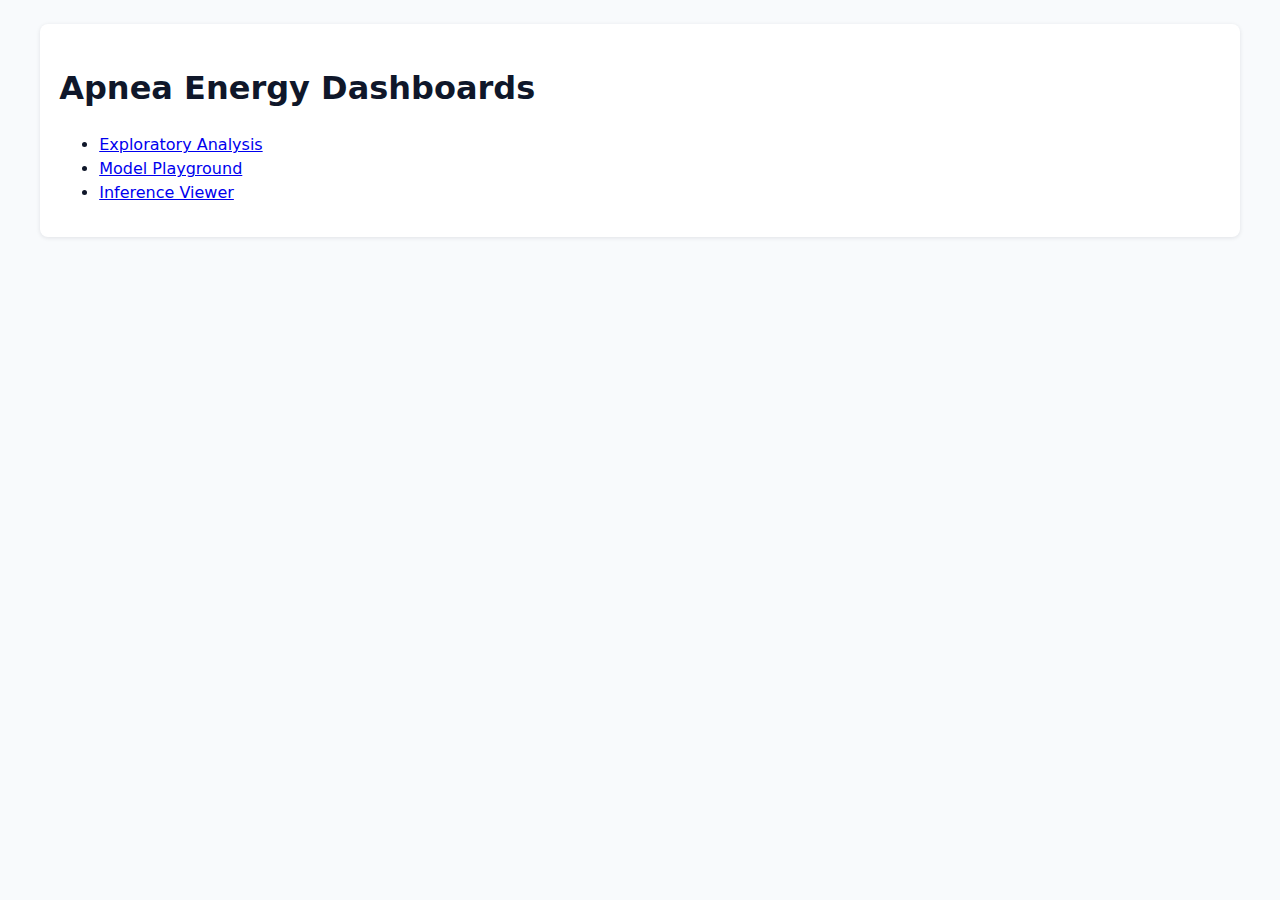
<file: web/index.html>
<!DOCTYPE html>
<html lang="en">
  <head>
    <meta charset="UTF-8" />
    <meta name="viewport" content="width=device-width, initial-scale=1.0" />
    <title>Apnea Energy Dashboards</title>
    <link rel="stylesheet" href="./styles.css" />
  </head>
  <body>
    <main>
      <section>
        <h1>Apnea Energy Dashboards</h1>
        <ul>
          <li><a href="./exploration.html">Exploratory Analysis</a></li>
          <li><a href="./model.html">Model Playground</a></li>
          <li><a href="./inference.html">Inference Viewer</a></li>
        </ul>
      </section>
    </main>
  </body>
</html>
</file>
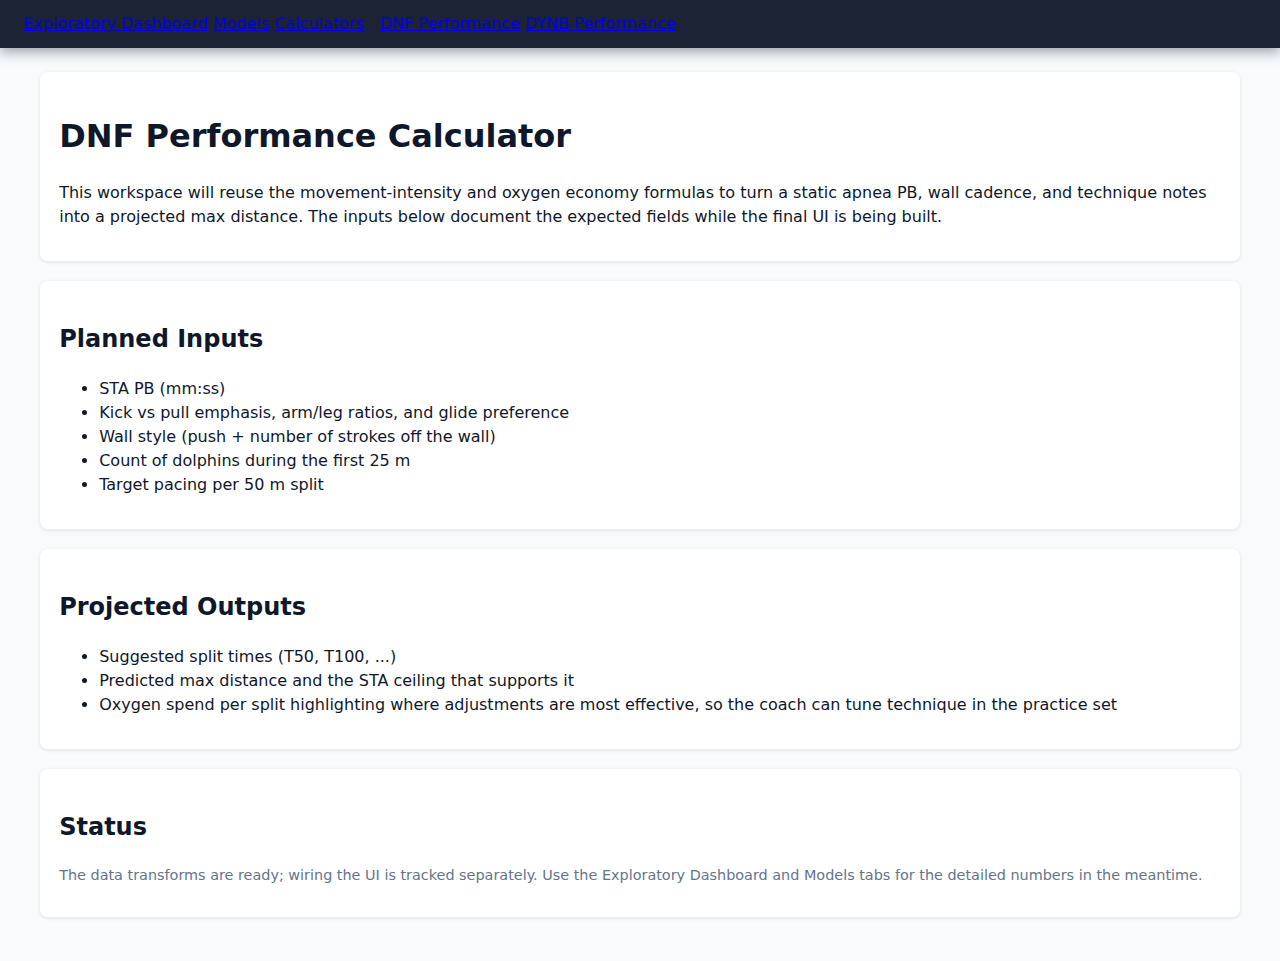
<file: web/calculator_dnf.html>
<!DOCTYPE html>
<html lang="en">
  <head>
    <meta charset="UTF-8" />
    <meta name="viewport" content="width=device-width, initial-scale=1.0" />
    <title>DNF Performance Calculator · Apnea Energy</title>
    <link rel="stylesheet" href="./styles.css?v=20240530" />
  </head>
  <body>
    <nav class="top-nav" aria-label="Primary">
      <div class="nav-tier nav-tier--primary" role="menubar">
        <a class="nav-root-link" href="./exploration.html">Exploratory Dashboard</a>
        <a class="nav-root-link" href="./movement_intensity.html">Models</a>
        <a class="nav-root-link is-active" href="./calculator_dnf.html" aria-current="page">Calculators</a>
      </div>
      <div class="nav-tier nav-tier--secondary" role="navigation" aria-label="Calculators">
        <a class="subnav-link is-active" href="./calculator_dnf.html" aria-current="page">DNF Performance</a>
        <a class="subnav-link" href="./calculator_dynb.html">DYNB Performance</a>
      </div>
    </nav>
    <main>
      <section>
        <h1>DNF Performance Calculator</h1>
        <p>
          This workspace will reuse the movement-intensity and oxygen economy formulas to turn a static apnea PB, wall
          cadence, and technique notes into a projected max distance. The inputs below document the expected fields while
          the final UI is being built.
        </p>
      </section>
      <section>
        <h2>Planned Inputs</h2>
        <ul>
          <li>STA PB (mm:ss)</li>
          <li>Kick vs pull emphasis, arm/leg ratios, and glide preference</li>
          <li>Wall style (push + number of strokes off the wall)</li>
          <li>Count of dolphins during the first 25&nbsp;m</li>
          <li>Target pacing per 50&nbsp;m split</li>
        </ul>
      </section>
      <section>
        <h2>Projected Outputs</h2>
        <ul>
          <li>Suggested split times (T50, T100, ...)</li>
          <li>Predicted max distance and the STA ceiling that supports it</li>
          <li>
            Oxygen spend per split highlighting where adjustments are most effective, so the coach can tune technique in
            the practice set
          </li>
        </ul>
      </section>
      <section>
        <h2>Status</h2>
        <p class="muted">
          The data transforms are ready; wiring the UI is tracked separately. Use the Exploratory Dashboard and Models tabs
          for the detailed numbers in the meantime.
        </p>
      </section>
    </main>
  </body>
</html>
</file>
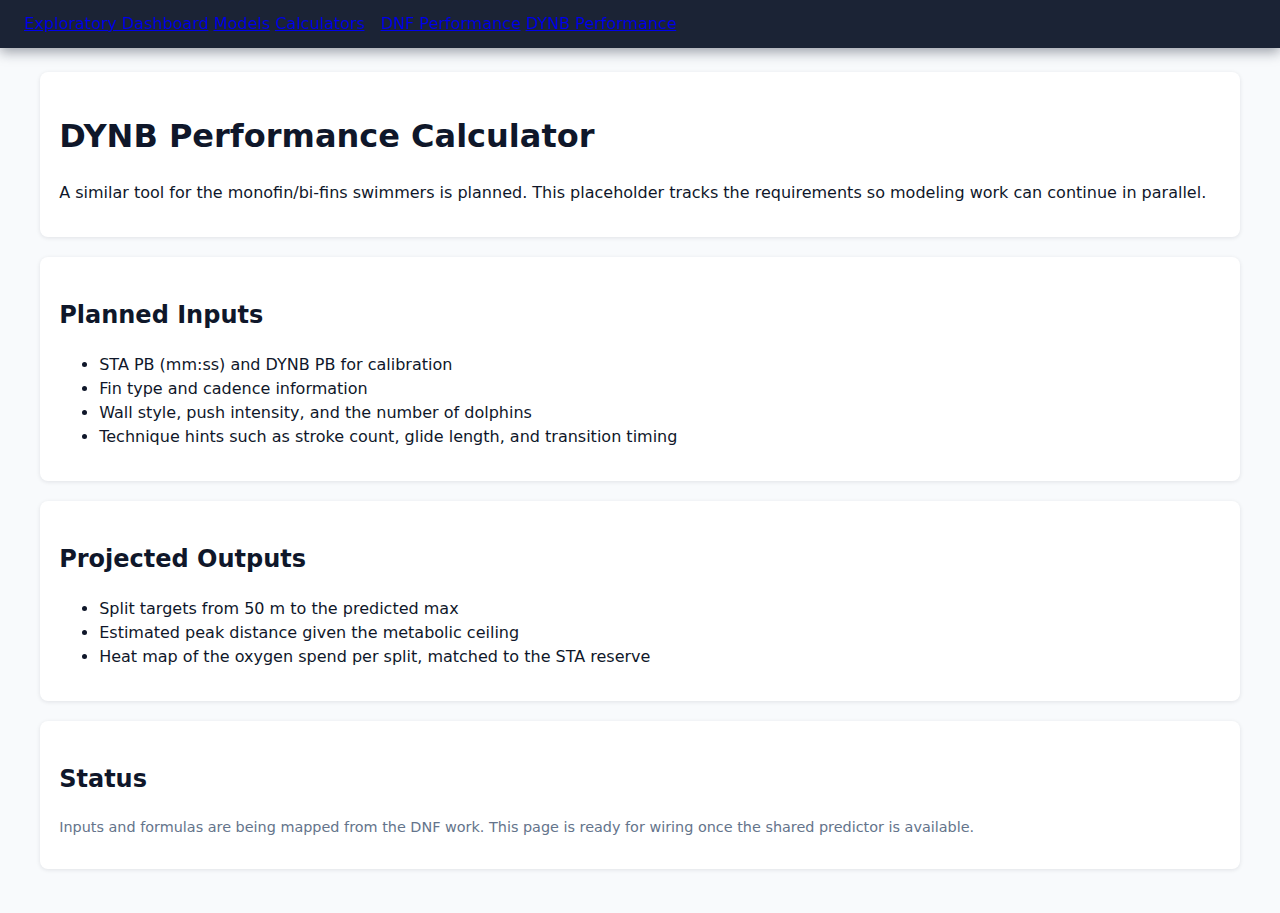
<file: web/calculator_dynb.html>
<!DOCTYPE html>
<html lang="en">
  <head>
    <meta charset="UTF-8" />
    <meta name="viewport" content="width=device-width, initial-scale=1.0" />
    <title>DYNB Performance Calculator · Apnea Energy</title>
    <link rel="stylesheet" href="./styles.css?v=20240530" />
  </head>
  <body>
    <nav class="top-nav" aria-label="Primary">
      <div class="nav-tier nav-tier--primary" role="menubar">
        <a class="nav-root-link" href="./exploration.html">Exploratory Dashboard</a>
        <a class="nav-root-link" href="./movement_intensity.html">Models</a>
        <a class="nav-root-link is-active" href="./calculator_dynb.html" aria-current="page">Calculators</a>
      </div>
      <div class="nav-tier nav-tier--secondary" role="navigation" aria-label="Calculators">
        <a class="subnav-link" href="./calculator_dnf.html">DNF Performance</a>
        <a class="subnav-link is-active" href="./calculator_dynb.html" aria-current="page">DYNB Performance</a>
      </div>
    </nav>
    <main>
      <section>
        <h1>DYNB Performance Calculator</h1>
        <p>
          A similar tool for the monofin/bi-fins swimmers is planned. This placeholder tracks the requirements so modeling
          work can continue in parallel.
        </p>
      </section>
      <section>
        <h2>Planned Inputs</h2>
        <ul>
          <li>STA PB (mm:ss) and DYNB PB for calibration</li>
          <li>Fin type and cadence information</li>
          <li>Wall style, push intensity, and the number of dolphins</li>
          <li>Technique hints such as stroke count, glide length, and transition timing</li>
        </ul>
      </section>
      <section>
        <h2>Projected Outputs</h2>
        <ul>
          <li>Split targets from 50&nbsp;m to the predicted max</li>
          <li>Estimated peak distance given the metabolic ceiling</li>
          <li>Heat map of the oxygen spend per split, matched to the STA reserve</li>
        </ul>
      </section>
      <section>
        <h2>Status</h2>
        <p class="muted">
          Inputs and formulas are being mapped from the DNF work. This page is ready for wiring once the shared predictor is
          available.
        </p>
      </section>
    </main>
  </body>
</html>
</file>
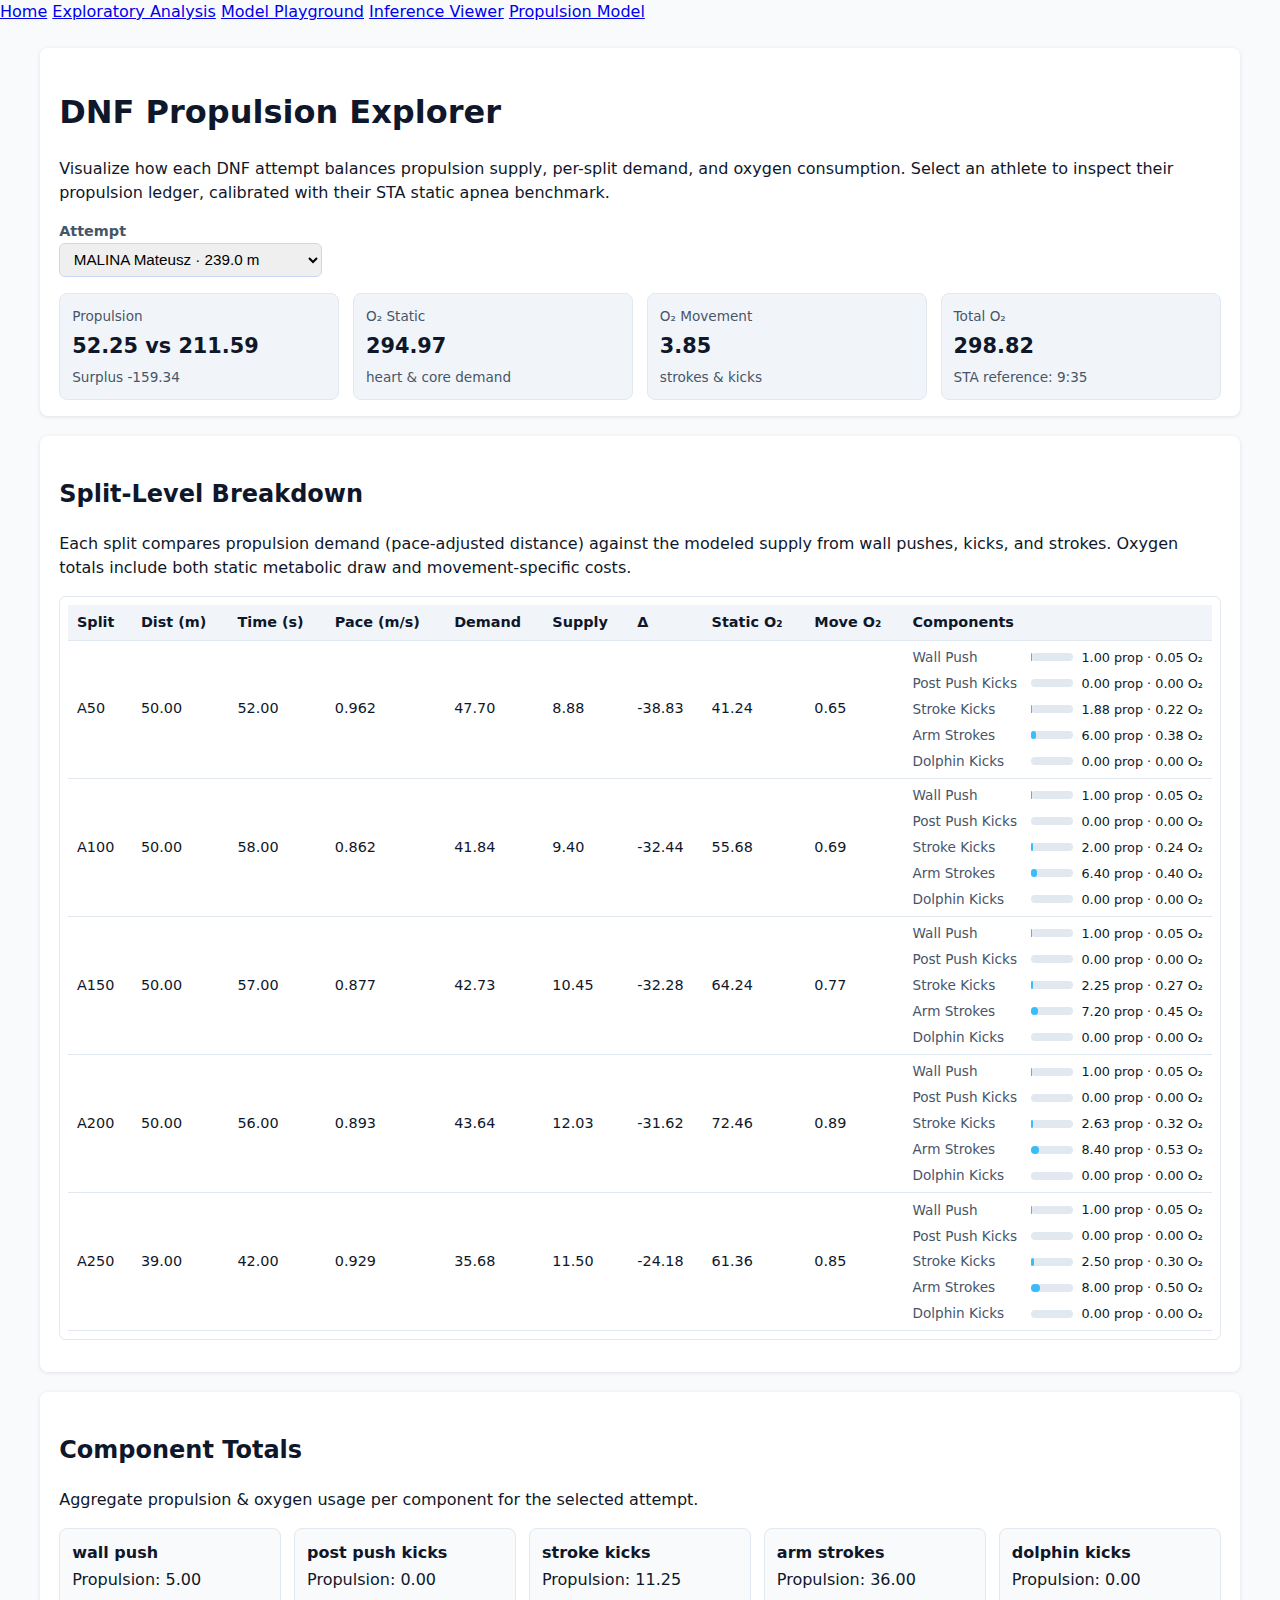
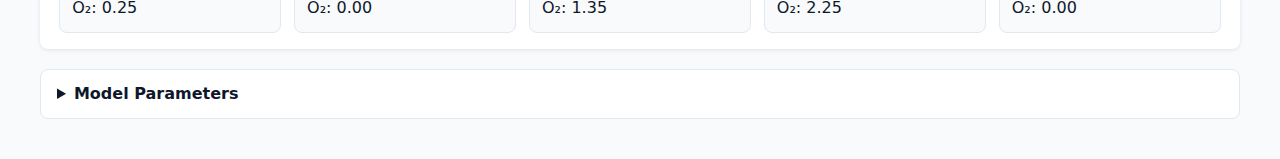
<file: web/propulsion.html>
<!DOCTYPE html>
<html lang="en">
  <head>
    <meta charset="UTF-8" />
    <meta name="viewport" content="width=device-width, initial-scale=1.0" />
    <title>DNF Propulsion Model · Apnea Energy</title>
    <link rel="stylesheet" href="./styles.css" />
  </head>
  <body>
    <nav>
      <a href="./index.html">Home</a>
      <a href="./exploration.html">Exploratory Analysis</a>
      <a href="./model.html">Model Playground</a>
      <a href="./inference.html">Inference Viewer</a>
      <a href="./propulsion.html" aria-current="page">Propulsion Model</a>
    </nav>
    <main>
      <section>
        <h1>DNF Propulsion Explorer</h1>
        <p>
          Visualize how each DNF attempt balances propulsion supply, per-split demand, and oxygen consumption. Select an
          athlete to inspect their propulsion ledger, calibrated with their STA static apnea benchmark.
        </p>
        <div class="controls">
          <label>
            Attempt
            <select id="attemptSelect"></select>
          </label>
        </div>
        <div id="summaryCards" class="summary-grid" aria-live="polite"></div>
      </section>

      <section>
        <h2>Split-Level Breakdown</h2>
        <p>
          Each split compares propulsion demand (pace-adjusted distance) against the modeled supply from wall pushes,
          kicks, and strokes. Oxygen totals include both static metabolic draw and movement-specific costs.
        </p>
        <div class="table-container">
          <div class="table-scroll">
            <table id="splitTable" class="split-table">
              <thead>
                <tr>
                  <th>Split</th>
                  <th>Dist (m)</th>
                  <th>Time (s)</th>
                  <th>Pace (m/s)</th>
                  <th>Demand</th>
                  <th>Supply</th>
                  <th>Δ</th>
                  <th>Static O₂</th>
                  <th>Move O₂</th>
                  <th>Components</th>
                </tr>
              </thead>
              <tbody></tbody>
            </table>
          </div>
        </div>
      </section>

      <section>
        <h2>Component Totals</h2>
        <p>Aggregate propulsion &amp; oxygen usage per component for the selected attempt.</p>
        <div id="componentTotals" class="component-grid"></div>
      </section>

      <details>
        <summary>Model Parameters</summary>
        <div class="table-container">
          <table id="parameterTable" class="parameter-table">
            <tbody></tbody>
          </table>
        </div>
      </details>
    </main>
    <script type="module" src="./js/propulsion.js"></script>
  </body>
</html>
</file>
<file: web/styles.css>
:root {
  font-family: 'Inter', system-ui, -apple-system, BlinkMacSystemFont, 'Segoe UI', sans-serif;
  line-height: 1.5;
  color: #0f172a;
  background-color: #f8fafc;
}

body {
  margin: 0;
  padding: 0;
  background: #f8fafc;
}

main {
  padding: 1.5rem;
  max-width: 1200px;
  margin: 0 auto;
}

h1,
h2,
h3 {
  color: #0f172a;
  margin-top: 1.5rem;
}

section {
  background: #fff;
  border-radius: 0.5rem;
  padding: 1rem 1.2rem;
  margin-bottom: 1.25rem;
  box-shadow: 0 1px 4px rgba(15, 23, 42, 0.1);
}

details {
  border-radius: 0.5rem;
  border: 1px solid #e2e8f0;
  background: #fff;
  margin-bottom: 1rem;
}

details summary {
  cursor: pointer;
  font-weight: 600;
  padding: 0.75rem 1rem;
  color: #0f172a;
}

details[open] summary {
  border-bottom: 1px solid #e2e8f0;
}

details .table-container {
  border: none;
  border-radius: 0;
}

.top-nav {
  position: sticky;
  top: 0;
  z-index: 50;
  background: rgba(15, 23, 42, 0.95);
  color: #fff;
  padding: 0.75rem 1.5rem;
  display: flex;
  align-items: center;
  justify-content: flex-start;
  gap: 1rem;
  box-shadow: 0 4px 12px rgba(15, 23, 42, 0.4);
  backdrop-filter: blur(8px);
}

.dataset-menu {
  display: inline-flex;
  align-items: center;
  gap: 0.5rem;
}

.dataset-link {
  background: transparent;
  color: #cbd5f5;
  border: 1px solid rgba(248, 250, 252, 0.2);
  padding: 0.35rem 0.9rem;
  border-radius: 999px;
  font-weight: 600;
  transition: background 0.2s ease, color 0.2s ease, border-color 0.2s ease;
}

.dataset-link:hover,
.dataset-link:focus-visible {
  border-color: #f8fafc;
  color: #fff;
  outline: none;
}

.dataset-link.is-active {
  background: #f8fafc;
  color: #0f172a;
  border-color: #f8fafc;
}

.controls {
  display: flex;
  flex-wrap: wrap;
  gap: 1rem;
  margin-bottom: 1rem;
}

.manual-controls {
  display: flex;
  flex-direction: column;
  gap: 0.75rem;
}

.manual-layout {
  display: grid;
  grid-template-columns: minmax(260px, 320px) 1fr;
  gap: 1.5rem;
  align-items: start;
}

.manual-layout__controls {
  display: flex;
  flex-direction: column;
  gap: 1rem;
}

.manual-layout__charts {
  display: flex;
  flex-direction: column;
  gap: 0.75rem;
}

.score-note {
  margin: 0;
  font-size: 0.85rem;
  color: #475569;
}

@media (max-width: 900px) {
  .manual-layout {
    grid-template-columns: 1fr;
  }
}

.manual-control-grid {
  display: grid;
  grid-template-columns: repeat(auto-fit, minmax(190px, 1fr));
  gap: 0.5rem;
  align-items: center;
}

.manual-control {
  padding: 0.35rem 0.5rem;
  border: 1px solid #e2e8f0;
  border-radius: 0.35rem;
  background: #f8fafc;
  display: grid;
  grid-template-columns: 1fr;
  gap: 0.25rem;
}

.manual-control-label {
  font-weight: 600;
  font-size: 0.85rem;
  color: #1e293b;
}

.manual-control input[type="range"] {
  width: 100%;
  margin: 0;
}

.manual-control input[type="number"] {
  width: 100%;
  padding: 0.3rem 0.4rem;
  font-size: 0.85rem;
}

.reset-button {
  align-self: flex-start;
}

label {
  font-weight: 600;
  display: flex;
  flex-direction: column;
  font-size: 0.9rem;
  color: #475569;
}

select,
input,
button {
  padding: 0.4rem 0.6rem;
  border-radius: 0.375rem;
  border: 1px solid #cbd5f5;
  font-size: 0.95rem;
}

button {
  background: #2563eb;
  border: none;
  color: #fff;
  cursor: pointer;
}

button:disabled {
  opacity: 0.6;
  cursor: not-allowed;
}

.table-container {
  border: 1px solid #e2e8f0;
  border-radius: 0.4rem;
  padding: 0.5rem;
  margin-bottom: 1rem;
}

.preview-table {
  overflow-x: auto;
}

.preview-table table {
  width: 100%;
  min-width: 100%;
  border-collapse: collapse;
}

.standard-table thead th {
  background: #f1f5f9;
  font-size: 0.85rem;
  font-weight: 600;
  color: #475569;
  border-bottom: 1px solid #cbd5f5;
  padding: 0;
}

.standard-table thead th button {
  width: 100%;
  border: none;
  background: transparent;
  color: inherit;
  font: inherit;
  display: flex;
  align-items: center;
  justify-content: space-between;
  gap: 0.35rem;
  padding: 0.45rem 0.6rem;
  cursor: pointer;
}

.standard-table thead th button:hover,
.standard-table thead th button:focus-visible {
  background: #e2e8f0;
  outline: none;
}

.standard-table thead th button .sort-indicator {
  font-size: 0.8rem;
  color: #94a3b8;
}

.standard-table thead th[aria-sort="ascending"] button .sort-indicator,
.standard-table thead th[aria-sort="descending"] button .sort-indicator {
  color: #0f172a;
}

.standard-table tbody td {
  font-size: 0.9rem;
  color: #0f172a;
  padding: 0.45rem 0.6rem;
  border-bottom: 1px solid #e2e8f0;
  white-space: nowrap;
}

.standard-table tbody tr:nth-child(even) {
  background: #f8fafc;
}

.standard-table .style-col {
  white-space: normal;
}

.standard-table .video-col {
  width: 60px;
  text-align: center;
}

.video-link {
  font-size: 0.75rem;
  color: #2563eb;
  text-decoration: none;
}

.video-link:hover,
.video-link:focus-visible {
  text-decoration: underline;
  outline: none;
}

.standard-table .empty-cell {
  text-align: center;
  color: #94a3b8;
  font-style: italic;
}

.table-container h3 {
  margin: 0.25rem 0 0.75rem;
}

.style-col {
  min-width: 260px;
  white-space: normal;
}

.chart {
  min-height: 320px;
  position: relative;
}

.chart-tooltip {
  position: absolute;
  top: 0;
  left: 0;
  pointer-events: none;
  background: rgba(15, 23, 42, 0.95);
  color: #fff;
  padding: 0.35rem 0.6rem;
  border-radius: 0.4rem;
  box-shadow: 0 4px 12px rgba(15, 23, 42, 0.25);
  font-size: 0.8rem;
  line-height: 1.2;
  white-space: nowrap;
  opacity: 0;
  visibility: hidden;
  transform: translate(-9999px, -9999px);
  transition: opacity 120ms ease;
  z-index: 10;
}

.chart-tooltip strong {
  display: block;
  font-size: 0.85rem;
  margin-bottom: 0.15rem;
}


.note-shelf {
  margin-top: 0.75rem;
  padding: 1rem 1.1rem;
  border-radius: 0.5rem;
  background: #e0f2fe;
  color: #0f172a;
  box-shadow: inset 0 0 0 1px rgba(14, 116, 144, 0.3);
}

.note-lede {
  margin: 0 0 0.6rem;
  font-weight: 600;
  color: #0369a1;
}

.note-shelf dl {
  display: grid;
  grid-template-columns: repeat(auto-fit, minmax(120px, 1fr));
  gap: 0.3rem 0.8rem;
  margin: 0;
}

.note-shelf dt {
  font-size: 0.8rem;
  color: #0369a1;
}

.note-shelf dd {
  margin: 0;
  font-weight: 600;
}

.legend {
  display: flex;
  flex-wrap: wrap;
  gap: 0.6rem 1rem;
  margin-top: 0.5rem;
  font-size: 0.85rem;
}

.legend-item {
  display: flex;
  align-items: center;
  gap: 0.35rem;
}

.summary-grid {
  display: grid;
  grid-template-columns: repeat(auto-fit, minmax(180px, 1fr));
  gap: 0.85rem;
  margin-top: 1rem;
}

.summary-card {
  border: 1px solid #e2e8f0;
  border-radius: 0.6rem;
  padding: 0.9rem;
  background: #f8fafc;
  display: flex;
  flex-direction: column;
  gap: 0.3rem;
}

.summary-title {
  margin: 0;
  font-size: 0.85rem;
  color: #475569;
}

.summary-value {
  font-size: 1.3rem;
  color: #0f172a;
}

.summary-detail {
  font-size: 0.85rem;
  color: #475569;
}

.table-scroll {
  overflow-x: auto;
}

.split-table {
  width: 100%;
  border-collapse: collapse;
  font-size: 0.9rem;
}

.split-table th,
.split-table td {
  padding: 0.4rem 0.55rem;
  border-bottom: 1px solid #e2e8f0;
  text-align: left;
}

.split-table thead {
  background: #f1f5f9;
  position: sticky;
  top: 0;
  z-index: 1;
}

.component-list {
  display: flex;
  flex-direction: column;
  gap: 0.35rem;
}

.component-item {
  display: grid;
  grid-template-columns: 110px 1fr auto;
  gap: 0.5rem;
  align-items: center;
}

.component-label {
  text-transform: capitalize;
  font-size: 0.85rem;
  color: #475569;
}

.component-detail {
  font-size: 0.8rem;
  color: #0f172a;
}

.bar-track {
  position: relative;
  height: 8px;
  background: #e2e8f0;
  border-radius: 999px;
}

.bar-fill {
  height: 100%;
  border-radius: 999px;
  background: #38bdf8;
}

.bar-fill.surplus {
  background: #22c55e;
}

.component-grid {
  display: grid;
  grid-template-columns: repeat(auto-fit, minmax(180px, 1fr));
  gap: 0.8rem;
}

.component-card {
  border: 1px solid #e2e8f0;
  padding: 0.75rem;
  border-radius: 0.5rem;
  background: #f8fafc;
  display: flex;
  flex-direction: column;
  gap: 0.2rem;
}

.parameter-table {
  width: 100%;
  border-collapse: collapse;
}

.parameter-table td {
  padding: 0.35rem 0.5rem;
  border-bottom: 1px solid #e2e8f0;
  font-size: 0.85rem;
  color: #0f172a;
}

.legend-swatch {
  width: 12px;
  height: 12px;
  border-radius: 999px;
}

.legend-item.selected {
  font-weight: 600;
  color: #0ea5e9;
}

.summary-list {
  display: grid;
  grid-template-columns: repeat(auto-fit, minmax(180px, 1fr));
  gap: 0.75rem;
}

.summary-card {
  background: #f1f5f9;
  border-radius: 0.5rem;
  padding: 0.75rem;
}

form .field-group {
  display: flex;
  flex-direction: column;
  margin-bottom: 0.75rem;
}

.alert {
  padding: 0.75rem 1rem;
  border-radius: 0.4rem;
  background: #eef2ff;
  color: #312e81;
}

.nav-links {
  display: flex;
  align-items: center;
  gap: 0.6rem;
}

.nav-link {
  color: #cbd5f5;
  text-decoration: none;
  font-weight: 600;
}

.nav-link:hover,
.nav-link:focus-visible {
  color: #fff;
  text-decoration: underline;
}

.muted {
  color: #64748b;
  font-size: 0.9rem;
}

.section-header {
  display: flex;
  flex-wrap: wrap;
  justify-content: space-between;
  align-items: baseline;
  gap: 0.75rem;
}

.stats-grid {
  display: grid;
  grid-template-columns: repeat(auto-fit, minmax(200px, 1fr));
  gap: 0.9rem;
}

.stats-grid--compact {
  grid-template-columns: repeat(auto-fit, minmax(140px, 1fr));
  gap: 0.5rem;
}

.stat-card {
  border: 1px solid #e2e8f0;
  border-radius: 0.6rem;
  background: #f8fafc;
  padding: 0.9rem;
  display: flex;
  flex-direction: column;
  gap: 0.3rem;
}

.stat-card--compact {
  padding: 0.55rem;
  gap: 0.2rem;
}

.stat-label {
  margin: 0;
  font-size: 0.85rem;
  color: #475569;
}

.stat-card--compact .stat-label {
  font-size: 0.78rem;
}

.stat-value {
  margin: 0;
  font-size: 1.35rem;
  font-weight: 600;
  color: #0f172a;
}

.stat-card--compact .stat-value {
  font-size: 1rem;
}

.stat-detail {
  margin: 0;
  font-size: 0.8rem;
  color: #475569;
}

.stat-card--compact .stat-detail {
  font-size: 0.7rem;
}

.leaderboard-grid {
  display: grid;
  grid-template-columns: repeat(auto-fit, minmax(240px, 1fr));
  gap: 1rem;
}

.leaderboard-card {
  border: 1px solid #e2e8f0;
  border-radius: 0.6rem;
  padding: 0.9rem;
  background: #f8fafc;
}

.leaderboard-card h3 {
  margin: 0 0 0.35rem;
}

.leaderboard-list {
  list-style: none;
  margin: 0.5rem 0 0;
  padding: 0;
  display: flex;
  flex-direction: column;
  gap: 0.35rem;
}

.leaderboard-list li {
  display: flex;
  justify-content: space-between;
  gap: 0.5rem;
  font-size: 0.9rem;
}

.axis-label {
  font-size: 0.85rem;
  fill: #475569;
}

.scatter-points circle.is-highlighted {
  stroke: #2563eb;
  stroke-width: 2;
  opacity: 1;
}
</file>
